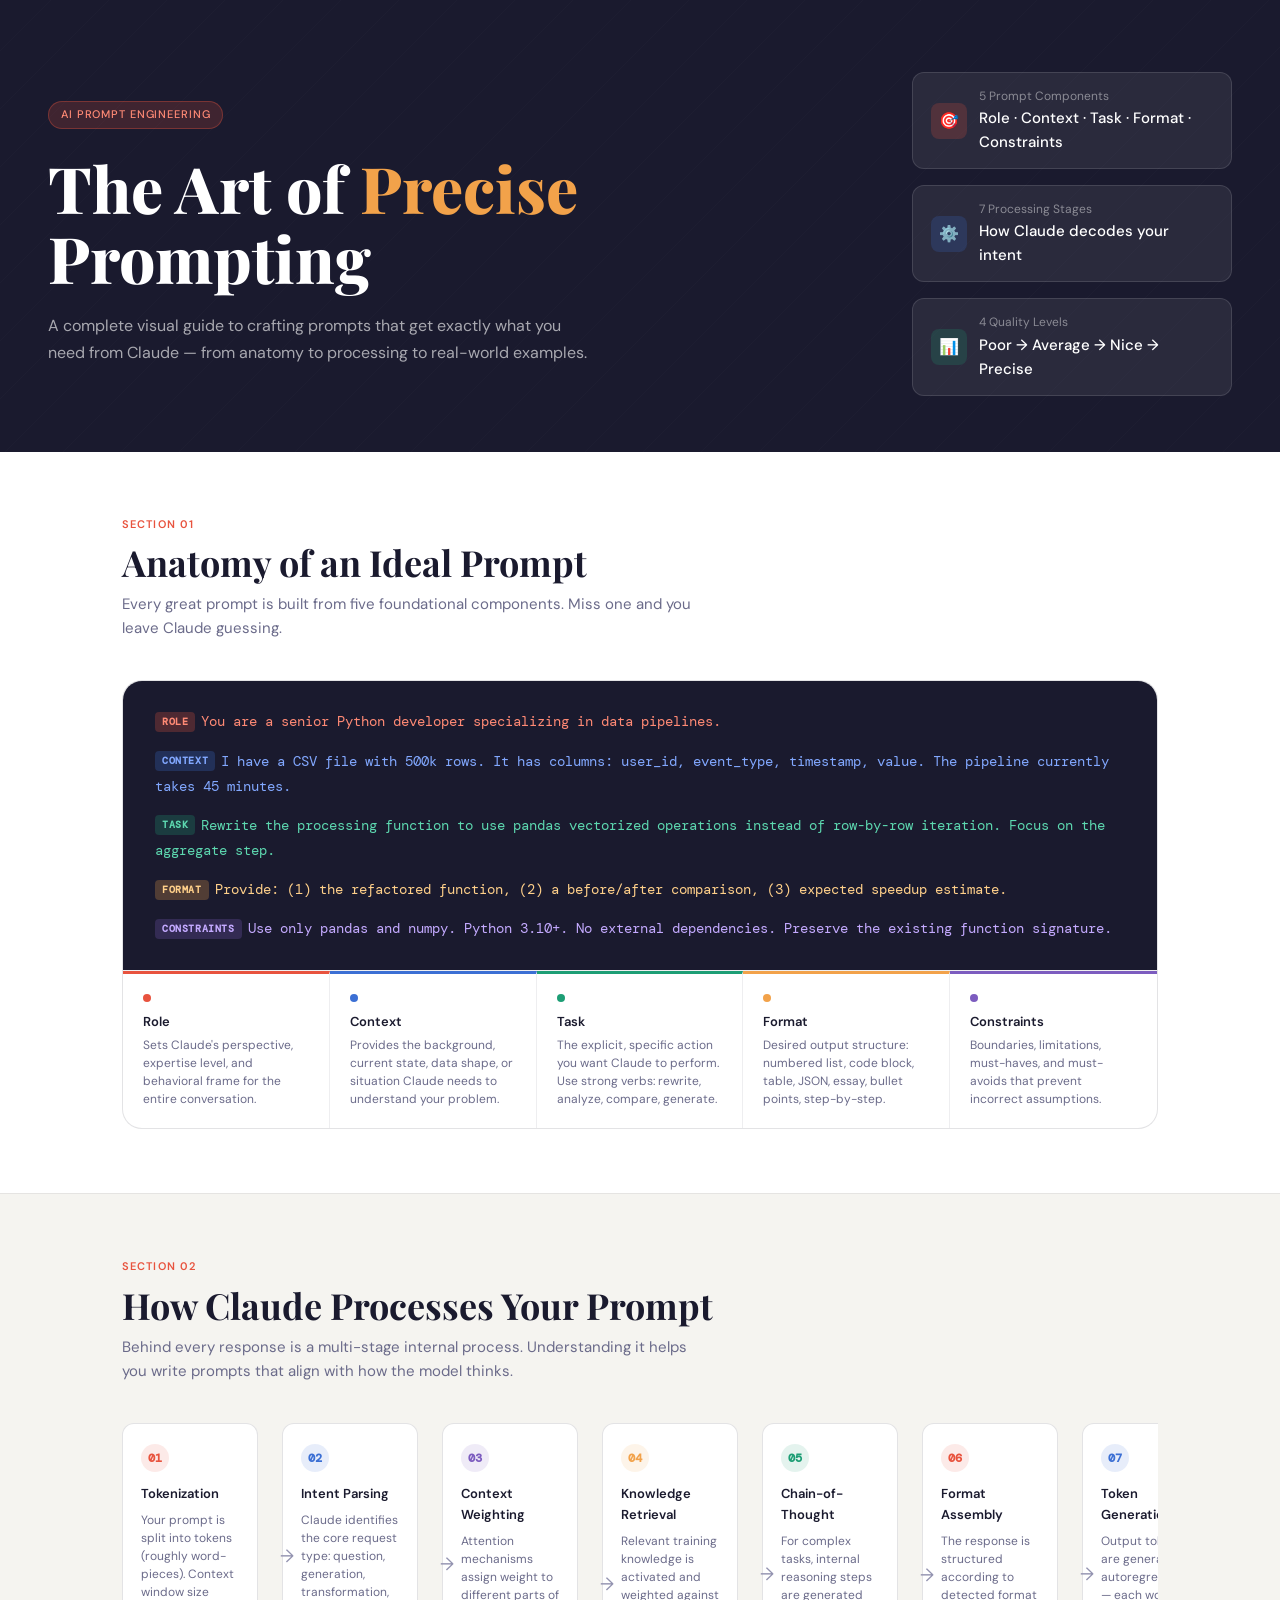
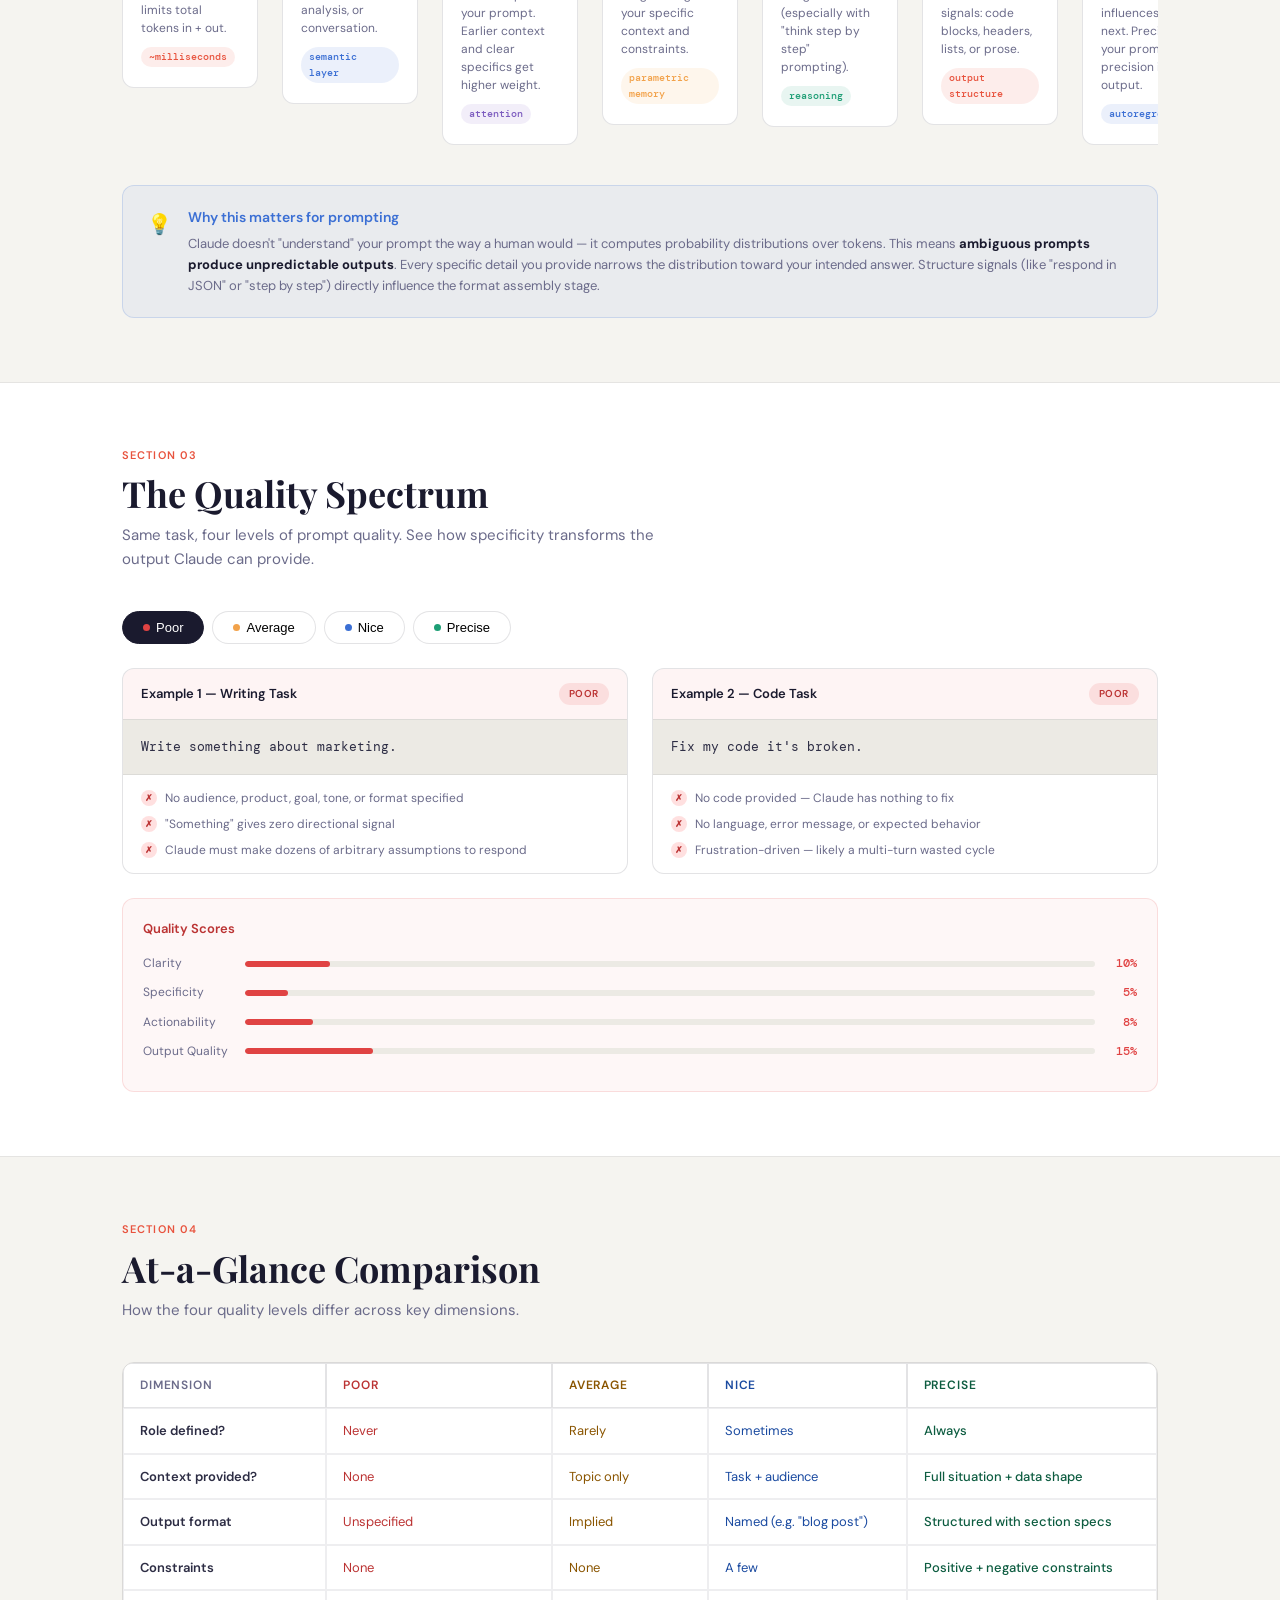
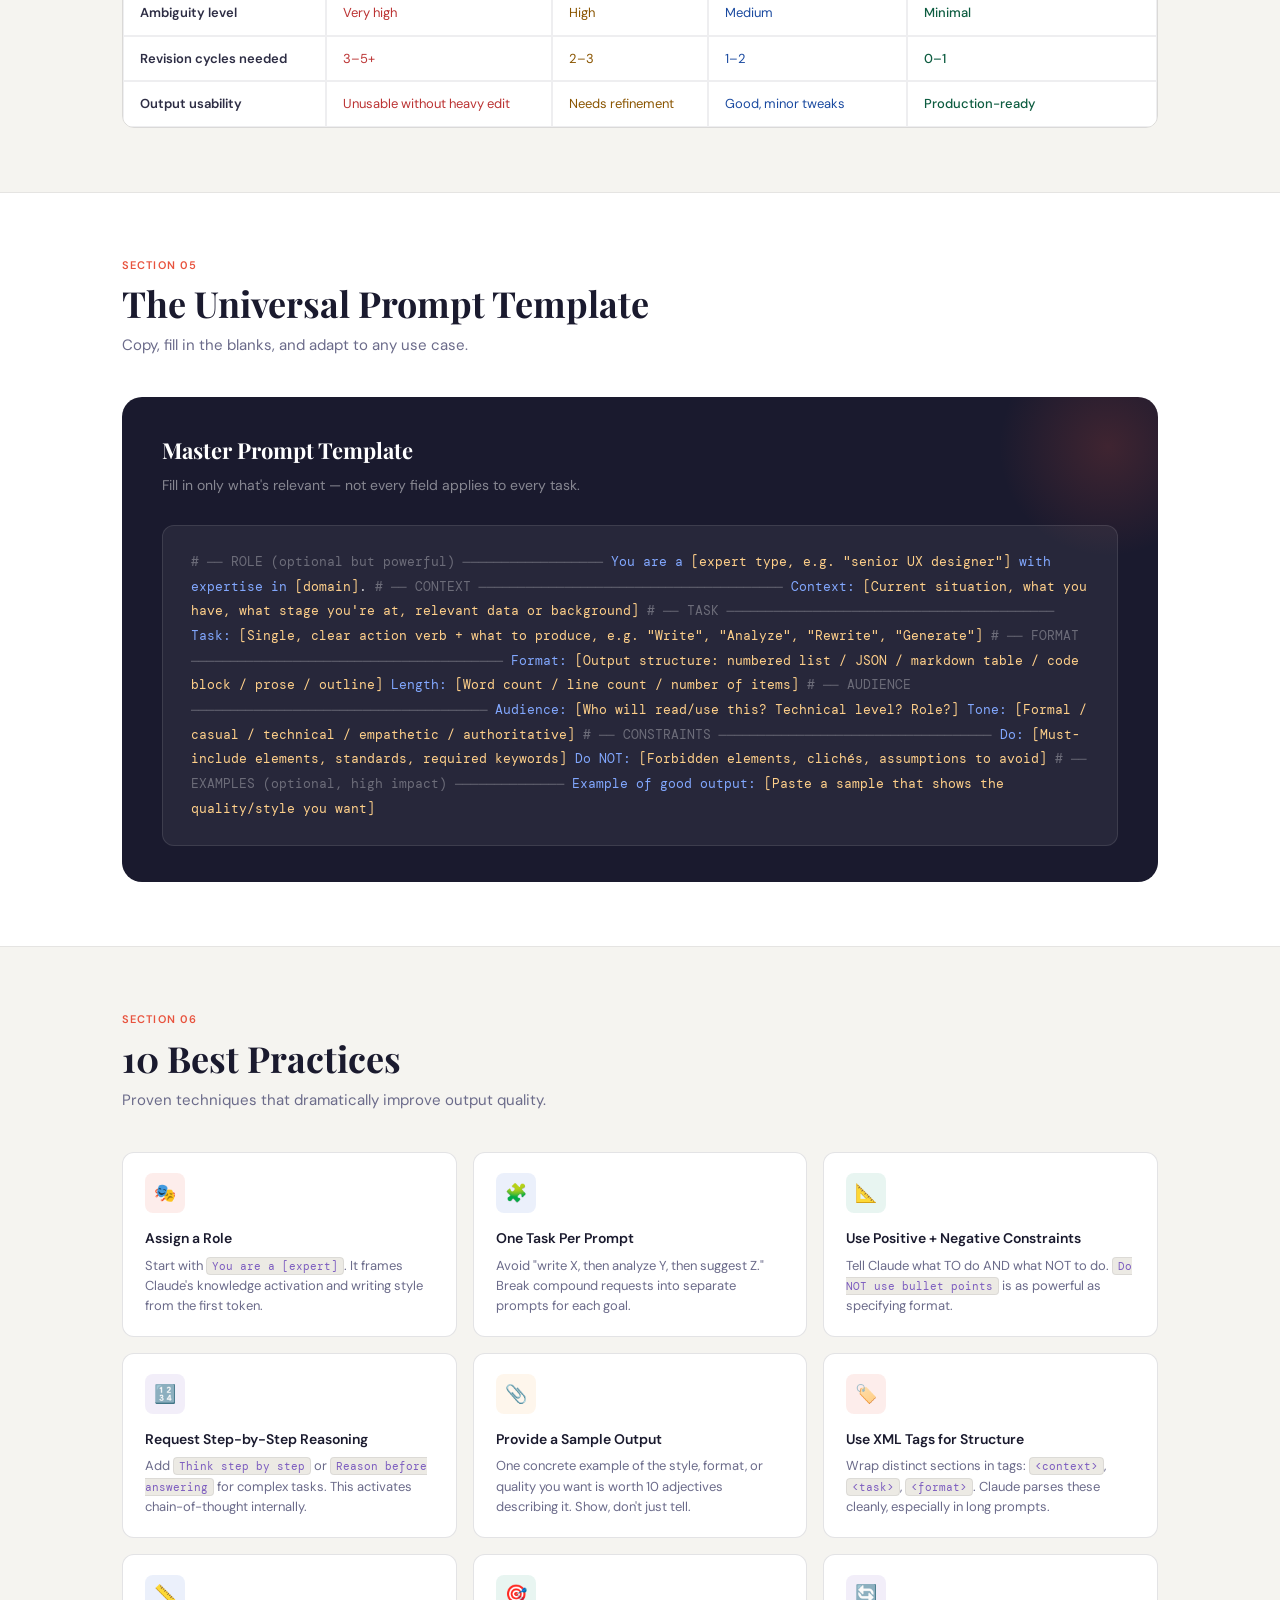
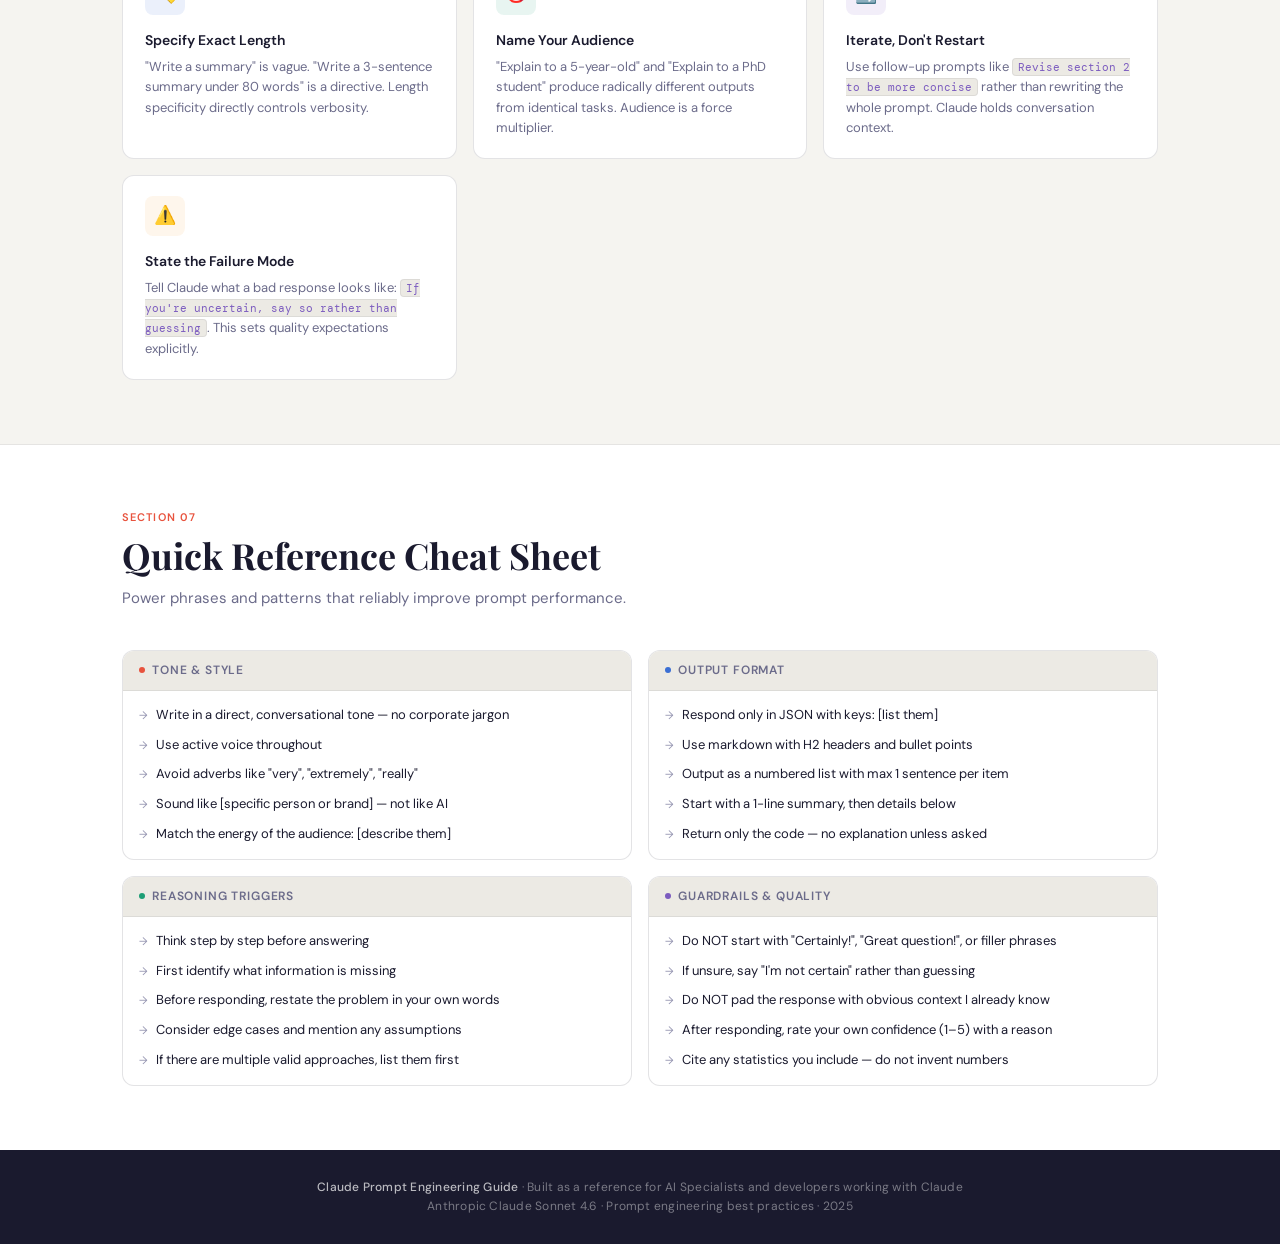
<file: prompt_engineering_guide.html>
<!DOCTYPE html>
<html lang="en">
<head>
<meta charset="UTF-8">
<meta name="viewport" content="width=device-width, initial-scale=1.0">
<title>Prompt Engineering Guide — Claude AI</title>
<link href="https://fonts.googleapis.com/css2?family=DM+Sans:wght@300;400;500;600&family=DM+Mono:wght@400;500&family=Playfair+Display:wght@700;800&display=swap" rel="stylesheet">
<style>
  *, *::before, *::after { box-sizing: border-box; margin: 0; padding: 0; }

  :root {
    --ink: #1a1a2e;
    --ink2: #2d2d44;
    --muted: #6b6b8a;
    --muted2: #9393b0;
    --bg: #f5f4f0;
    --bg2: #eceae4;
    --bg3: #ffffff;
    --accent: #e8533e;
    --accent2: #f2a24a;
    --blue: #3b6fd4;
    --teal: #1d9e75;
    --purple: #7c5cbf;
    --border: rgba(26,26,46,0.12);
    --border2: rgba(26,26,46,0.07);
    --r: 12px;
    --r2: 8px;
    --r3: 20px;
  }

  body {
    font-family: 'DM Sans', sans-serif;
    background: var(--bg);
    color: var(--ink);
    line-height: 1.6;
    font-size: 15px;
  }

  /* ── HERO ── */
  .hero {
    background: var(--ink);
    color: #fff;
    padding: 72px 48px 56px;
    position: relative;
    overflow: hidden;
  }
  .hero::before {
    content: '';
    position: absolute;
    inset: 0;
    background: repeating-linear-gradient(
      -45deg,
      transparent, transparent 40px,
      rgba(255,255,255,0.015) 40px, rgba(255,255,255,0.015) 41px
    );
  }
  .hero-tag {
    display: inline-flex;
    align-items: center;
    gap: 6px;
    background: rgba(232,83,62,0.18);
    border: 1px solid rgba(232,83,62,0.35);
    color: #ff8a75;
    font-size: 11px;
    font-weight: 500;
    letter-spacing: 0.08em;
    text-transform: uppercase;
    padding: 4px 12px;
    border-radius: 40px;
    margin-bottom: 24px;
  }
  .hero h1 {
    font-family: 'Playfair Display', serif;
    font-size: clamp(36px, 5vw, 64px);
    font-weight: 800;
    line-height: 1.1;
    max-width: 680px;
    margin-bottom: 18px;
  }
  .hero h1 span { color: var(--accent2); }
  .hero p {
    font-size: 16px;
    color: rgba(255,255,255,0.62);
    max-width: 540px;
    line-height: 1.7;
  }
  .hero-grid {
    display: grid;
    grid-template-columns: 1fr 320px;
    gap: 40px;
    align-items: center;
    position: relative;
    z-index: 1;
  }
  .hero-stats {
    display: flex;
    flex-direction: column;
    gap: 16px;
  }
  .stat-pill {
    background: rgba(255,255,255,0.07);
    border: 1px solid rgba(255,255,255,0.12);
    border-radius: var(--r);
    padding: 14px 18px;
    display: flex;
    align-items: center;
    gap: 12px;
  }
  .stat-icon {
    width: 36px; height: 36px;
    border-radius: 8px;
    display: flex; align-items: center; justify-content: center;
    font-size: 16px;
    flex-shrink: 0;
  }
  .stat-label { font-size: 12px; color: rgba(255,255,255,0.45); }
  .stat-val { font-size: 15px; font-weight: 500; color: #fff; }

  /* ── LAYOUT ── */
  .wrapper { max-width: 1100px; margin: 0 auto; padding: 0 32px; }
  .section { padding: 64px 0; }
  .section-label {
    font-size: 11px;
    font-weight: 600;
    letter-spacing: 0.1em;
    text-transform: uppercase;
    color: var(--accent);
    margin-bottom: 8px;
  }
  .section-title {
    font-family: 'Playfair Display', serif;
    font-size: clamp(24px, 3vw, 36px);
    font-weight: 700;
    margin-bottom: 8px;
    line-height: 1.2;
  }
  .section-sub {
    font-size: 15px;
    color: var(--muted);
    max-width: 580px;
    margin-bottom: 40px;
  }
  hr.divider {
    border: none;
    border-top: 1px solid var(--border2);
    margin: 0;
  }

  /* ── ANATOMY ── */
  .anatomy-wrap {
    background: var(--bg3);
    border: 1px solid var(--border);
    border-radius: var(--r3);
    overflow: hidden;
  }
  .anatomy-prompt {
    background: var(--ink);
    padding: 28px 32px;
    font-family: 'DM Mono', monospace;
    font-size: 14px;
    color: rgba(255,255,255,0.85);
    line-height: 1.8;
    position: relative;
  }
  .anatomy-prompt .label {
    display: inline-block;
    padding: 1px 7px;
    border-radius: 4px;
    font-size: 10px;
    font-weight: 600;
    letter-spacing: 0.06em;
    text-transform: uppercase;
    margin-right: 6px;
    vertical-align: middle;
    position: relative;
    top: -1px;
  }
  .lbl-role   { background: rgba(232,83,62,0.25); color: #ff8a75; }
  .lbl-ctx    { background: rgba(59,111,212,0.25); color: #82a8ff; }
  .lbl-task   { background: rgba(29,158,117,0.25); color: #5dd8b0; }
  .lbl-fmt    { background: rgba(242,162,74,0.25); color: #ffd08a; }
  .lbl-const  { background: rgba(124,92,191,0.25); color: #c4aaff; }

  .anatomy-parts {
    display: grid;
    grid-template-columns: repeat(5, 1fr);
    border-top: 1px solid var(--border2);
  }
  .anatomy-part {
    padding: 20px 20px;
    border-right: 1px solid var(--border2);
    cursor: pointer;
    transition: background 0.15s;
  }
  .anatomy-part:last-child { border-right: none; }
  .anatomy-part:hover { background: var(--bg2); }
  .part-dot {
    width: 8px; height: 8px;
    border-radius: 50%;
    margin-bottom: 10px;
  }
  .anatomy-part h4 { font-size: 13px; font-weight: 600; margin-bottom: 4px; }
  .anatomy-part p { font-size: 12px; color: var(--muted); line-height: 1.5; }

  /* ── PROCESS FLOW ── */
  .flow-container {
    display: flex;
    align-items: flex-start;
    gap: 0;
    overflow-x: auto;
    padding-bottom: 8px;
  }
  .flow-step {
    flex: 1;
    min-width: 160px;
    position: relative;
  }
  .flow-step::after {
    content: '→';
    position: absolute;
    right: -12px;
    top: 50%;
    transform: translateY(-50%);
    font-size: 18px;
    color: var(--muted2);
    z-index: 2;
  }
  .flow-step:last-child::after { display: none; }
  .flow-card {
    background: var(--bg3);
    border: 1px solid var(--border);
    border-radius: var(--r);
    padding: 20px 18px;
    margin-right: 24px;
    height: 100%;
    transition: box-shadow 0.2s, transform 0.2s;
    cursor: default;
  }
  .flow-card:hover {
    box-shadow: 0 4px 20px rgba(0,0,0,0.08);
    transform: translateY(-2px);
  }
  .flow-num {
    width: 28px; height: 28px;
    border-radius: 50%;
    display: flex; align-items: center; justify-content: center;
    font-size: 12px;
    font-weight: 600;
    margin-bottom: 12px;
    font-family: 'DM Mono', monospace;
  }
  .flow-card h4 { font-size: 13px; font-weight: 600; margin-bottom: 6px; }
  .flow-card p { font-size: 12px; color: var(--muted); line-height: 1.5; }
  .flow-tag {
    display: inline-block;
    margin-top: 10px;
    font-size: 10px;
    padding: 2px 8px;
    border-radius: 20px;
    font-weight: 500;
    font-family: 'DM Mono', monospace;
  }

  /* ── QUALITY SPECTRUM ── */
  .quality-tabs {
    display: flex;
    gap: 8px;
    margin-bottom: 24px;
    flex-wrap: wrap;
  }
  .qtab {
    padding: 8px 20px;
    border-radius: 40px;
    border: 1px solid var(--border);
    background: var(--bg3);
    font-size: 13px;
    font-weight: 500;
    cursor: pointer;
    transition: all 0.15s;
    display: flex;
    align-items: center;
    gap: 6px;
  }
  .qtab:hover { border-color: var(--ink); }
  .qtab.active { background: var(--ink); color: #fff; border-color: var(--ink); }
  .qtab .dot { width: 7px; height: 7px; border-radius: 50%; }

  .quality-panel { display: none; }
  .quality-panel.active { display: grid; grid-template-columns: 1fr 1fr; gap: 24px; }

  .qcard {
    background: var(--bg3);
    border-radius: var(--r);
    overflow: hidden;
    border: 1px solid var(--border);
  }
  .qcard-head {
    padding: 14px 18px;
    display: flex;
    align-items: center;
    justify-content: space-between;
  }
  .qcard-title { font-size: 13px; font-weight: 600; }
  .qcard-badge {
    font-size: 10px;
    font-weight: 600;
    letter-spacing: 0.06em;
    text-transform: uppercase;
    padding: 3px 10px;
    border-radius: 20px;
  }
  .qcard-prompt {
    padding: 16px 18px;
    background: var(--bg2);
    font-family: 'DM Mono', monospace;
    font-size: 13px;
    line-height: 1.7;
    color: var(--ink2);
    border-top: 1px solid var(--border2);
    border-bottom: 1px solid var(--border2);
    white-space: pre-wrap;
  }
  .qcard-issues { padding: 14px 18px; }
  .issue-item {
    display: flex;
    align-items: flex-start;
    gap: 8px;
    font-size: 12px;
    color: var(--muted);
    margin-bottom: 8px;
    line-height: 1.5;
  }
  .issue-item:last-child { margin-bottom: 0; }
  .issue-icon { flex-shrink: 0; width: 16px; height: 16px; border-radius: 50%; display: flex; align-items: center; justify-content: center; font-size: 9px; font-weight: 700; margin-top: 1px; }

  /* quality colors */
  .q-poor  .qcard-head { background: rgba(224,67,67,0.06); }
  .q-poor  .qcard-badge { background: rgba(224,67,67,0.12); color: #b33; }
  .q-avg   .qcard-head { background: rgba(242,162,74,0.06); }
  .q-avg   .qcard-badge { background: rgba(242,162,74,0.15); color: #8a5500; }
  .q-nice  .qcard-head { background: rgba(59,111,212,0.06); }
  .q-nice  .qcard-badge { background: rgba(59,111,212,0.12); color: #1a4aa0; }
  .q-prec  .qcard-head { background: rgba(29,158,117,0.06); }
  .q-prec  .qcard-badge { background: rgba(29,158,117,0.12); color: #0d5c40; }

  /* ── COMPARISON TABLE ── */
  .comp-table { width: 100%; border-collapse: separate; border-spacing: 0; }
  .comp-table thead th {
    background: var(--bg3);
    border: 1px solid var(--border);
    padding: 12px 16px;
    font-size: 12px;
    font-weight: 600;
    text-align: left;
    color: var(--muted);
    text-transform: uppercase;
    letter-spacing: 0.07em;
  }
  .comp-table thead th:first-child { border-radius: var(--r2) 0 0 0; }
  .comp-table thead th:last-child { border-radius: 0 var(--r2) 0 0; }
  .comp-table tbody td {
    background: var(--bg3);
    border: 1px solid var(--border2);
    padding: 12px 16px;
    font-size: 13px;
    vertical-align: top;
    line-height: 1.5;
  }
  .comp-table tbody td:first-child { font-weight: 600; color: var(--ink2); }
  .cell-poor  { color: #b33; }
  .cell-avg   { color: #8a5500; }
  .cell-nice  { color: #1a4aa0; }
  .cell-prec  { color: #0d5c40; font-weight: 500; }

  /* ── BEST PRACTICES ── */
  .practices-grid {
    display: grid;
    grid-template-columns: repeat(auto-fill, minmax(260px, 1fr));
    gap: 16px;
  }
  .practice-card {
    background: var(--bg3);
    border: 1px solid var(--border);
    border-radius: var(--r);
    padding: 20px 22px;
    transition: box-shadow 0.2s;
  }
  .practice-card:hover { box-shadow: 0 3px 16px rgba(0,0,0,0.07); }
  .practice-icon {
    width: 40px; height: 40px;
    border-radius: var(--r2);
    display: flex; align-items: center; justify-content: center;
    font-size: 18px;
    margin-bottom: 14px;
  }
  .practice-card h4 { font-size: 14px; font-weight: 600; margin-bottom: 6px; }
  .practice-card p  { font-size: 13px; color: var(--muted); line-height: 1.55; }
  .practice-card code {
    background: var(--bg2);
    border: 1px solid var(--border2);
    border-radius: 4px;
    padding: 1px 5px;
    font-family: 'DM Mono', monospace;
    font-size: 11px;
    color: var(--purple);
  }

  /* ── TEMPLATE ── */
  .template-block {
    background: var(--ink);
    border-radius: var(--r3);
    padding: 36px 40px;
    position: relative;
    overflow: hidden;
  }
  .template-block::before {
    content: '';
    position: absolute;
    top: -60px; right: -60px;
    width: 220px; height: 220px;
    background: radial-gradient(circle, rgba(232,83,62,0.18) 0%, transparent 70%);
    pointer-events: none;
  }
  .template-block h3 {
    font-family: 'Playfair Display', serif;
    font-size: 22px;
    font-weight: 700;
    color: #fff;
    margin-bottom: 6px;
  }
  .template-block .sub { color: rgba(255,255,255,0.48); font-size: 14px; margin-bottom: 28px; }
  .template-code {
    background: rgba(255,255,255,0.06);
    border: 1px solid rgba(255,255,255,0.1);
    border-radius: var(--r);
    padding: 24px 28px;
    font-family: 'DM Mono', monospace;
    font-size: 13px;
    line-height: 1.9;
    color: rgba(255,255,255,0.82);
    position: relative;
    z-index: 1;
  }
  .tpl-comment { color: rgba(255,255,255,0.32); }
  .tpl-key { color: #82a8ff; }
  .tpl-val { color: #ffd08a; }
  .tpl-bracket { color: rgba(255,255,255,0.5); }

  /* ── CHEAT SHEET ── */
  .cheat-grid {
    display: grid;
    grid-template-columns: repeat(2, 1fr);
    gap: 16px;
  }
  .cheat-card {
    background: var(--bg3);
    border: 1px solid var(--border);
    border-radius: var(--r);
    overflow: hidden;
  }
  .cheat-head {
    background: var(--bg2);
    padding: 10px 16px;
    font-size: 12px;
    font-weight: 600;
    text-transform: uppercase;
    letter-spacing: 0.07em;
    color: var(--muted);
    border-bottom: 1px solid var(--border2);
    display: flex;
    align-items: center;
    gap: 7px;
  }
  .cheat-head-dot { width: 6px; height: 6px; border-radius: 50%; flex-shrink: 0; }
  .cheat-list { padding: 14px 16px; }
  .cheat-item {
    display: flex;
    align-items: baseline;
    gap: 8px;
    font-size: 13px;
    margin-bottom: 9px;
    line-height: 1.5;
  }
  .cheat-item:last-child { margin-bottom: 0; }
  .cheat-item::before {
    content: '→';
    color: var(--muted2);
    font-size: 11px;
    flex-shrink: 0;
    line-height: 1.8;
  }

  /* ── FOOTER ── */
  .footer {
    background: var(--ink);
    color: rgba(255,255,255,0.42);
    text-align: center;
    padding: 28px 32px;
    font-size: 12px;
    letter-spacing: 0.02em;
  }
  .footer strong { color: rgba(255,255,255,0.7); font-weight: 500; }

  /* ── SCORE BAR ── */
  .score-row { display: flex; align-items: center; gap: 12px; margin-bottom: 10px; font-size: 12px; }
  .score-label { width: 90px; color: var(--muted); flex-shrink: 0; }
  .score-track { flex: 1; height: 6px; background: var(--bg2); border-radius: 6px; overflow: hidden; }
  .score-fill  { height: 100%; border-radius: 6px; transition: width 0.5s ease; }
  .score-val   { width: 30px; text-align: right; font-family: 'DM Mono', monospace; font-weight: 500; font-size: 12px; }

  @media (max-width: 768px) {
    .hero-grid { grid-template-columns: 1fr; }
    .hero-stats { display: none; }
    .anatomy-parts { grid-template-columns: repeat(3, 1fr); }
    .quality-panel.active { grid-template-columns: 1fr; }
    .cheat-grid { grid-template-columns: 1fr; }
    .flow-container { gap: 8px; }
    .wrapper { padding: 0 20px; }
    .hero { padding: 48px 20px 40px; }
  }
</style>
</head>
<body>

<!-- ═══ HERO ═══ -->
<header class="hero">
  <div class="hero-grid">
    <div>
      <div class="hero-tag">AI Prompt Engineering</div>
      <h1>The Art of <span>Precise</span> Prompting</h1>
      <p>A complete visual guide to crafting prompts that get exactly what you need from Claude — from anatomy to processing to real-world examples.</p>
    </div>
    <div class="hero-stats">
      <div class="stat-pill">
        <div class="stat-icon" style="background:rgba(232,83,62,0.2);">🎯</div>
        <div>
          <div class="stat-label">5 Prompt Components</div>
          <div class="stat-val">Role · Context · Task · Format · Constraints</div>
        </div>
      </div>
      <div class="stat-pill">
        <div class="stat-icon" style="background:rgba(59,111,212,0.2);">⚙️</div>
        <div>
          <div class="stat-label">7 Processing Stages</div>
          <div class="stat-val">How Claude decodes your intent</div>
        </div>
      </div>
      <div class="stat-pill">
        <div class="stat-icon" style="background:rgba(29,158,117,0.2);">📊</div>
        <div>
          <div class="stat-label">4 Quality Levels</div>
          <div class="stat-val">Poor → Average → Nice → Precise</div>
        </div>
      </div>
    </div>
  </div>
</header>

<!-- ═══ ANATOMY ═══ -->
<section class="section" style="background: var(--bg3); padding-top: 64px;">
  <div class="wrapper">
    <div class="section-label">Section 01</div>
    <div class="section-title">Anatomy of an Ideal Prompt</div>
    <p class="section-sub">Every great prompt is built from five foundational components. Miss one and you leave Claude guessing.</p>

    <div class="anatomy-wrap">
      <div class="anatomy-prompt">
        <div style="margin-bottom: 14px;"><span class="label lbl-role">ROLE</span><span style="color:#ff8a75;">You are a senior Python developer specializing in data pipelines.</span></div>
        <div style="margin-bottom: 14px;"><span class="label lbl-ctx">CONTEXT</span><span style="color:#82a8ff;">I have a CSV file with 500k rows. It has columns: user_id, event_type, timestamp, value. The pipeline currently takes 45 minutes.</span></div>
        <div style="margin-bottom: 14px;"><span class="label lbl-task">TASK</span><span style="color:#5dd8b0;">Rewrite the processing function to use pandas vectorized operations instead of row-by-row iteration. Focus on the aggregate step.</span></div>
        <div style="margin-bottom: 14px;"><span class="label lbl-fmt">FORMAT</span><span style="color:#ffd08a;">Provide: (1) the refactored function, (2) a before/after comparison, (3) expected speedup estimate.</span></div>
        <div><span class="label lbl-const">CONSTRAINTS</span><span style="color:#c4aaff;">Use only pandas and numpy. Python 3.10+. No external dependencies. Preserve the existing function signature.</span></div>
      </div>
      <div class="anatomy-parts">
        <div class="anatomy-part" style="border-top: 3px solid #e8533e;">
          <div class="part-dot" style="background:#e8533e;"></div>
          <h4>Role</h4>
          <p>Sets Claude's perspective, expertise level, and behavioral frame for the entire conversation.</p>
        </div>
        <div class="anatomy-part" style="border-top: 3px solid #3b6fd4;">
          <div class="part-dot" style="background:#3b6fd4;"></div>
          <h4>Context</h4>
          <p>Provides the background, current state, data shape, or situation Claude needs to understand your problem.</p>
        </div>
        <div class="anatomy-part" style="border-top: 3px solid #1d9e75;">
          <div class="part-dot" style="background:#1d9e75;"></div>
          <h4>Task</h4>
          <p>The explicit, specific action you want Claude to perform. Use strong verbs: rewrite, analyze, compare, generate.</p>
        </div>
        <div class="anatomy-part" style="border-top: 3px solid #f2a24a;">
          <div class="part-dot" style="background:#f2a24a;"></div>
          <h4>Format</h4>
          <p>Desired output structure: numbered list, code block, table, JSON, essay, bullet points, step-by-step.</p>
        </div>
        <div class="anatomy-part" style="border-top: 3px solid #7c5cbf;">
          <div class="part-dot" style="background:#7c5cbf;"></div>
          <h4>Constraints</h4>
          <p>Boundaries, limitations, must-haves, and must-avoids that prevent incorrect assumptions.</p>
        </div>
      </div>
    </div>
  </div>
</section>

<hr class="divider">

<!-- ═══ PROCESSING FLOW ═══ -->
<section class="section">
  <div class="wrapper">
    <div class="section-label">Section 02</div>
    <div class="section-title">How Claude Processes Your Prompt</div>
    <p class="section-sub">Behind every response is a multi-stage internal process. Understanding it helps you write prompts that align with how the model thinks.</p>

    <div class="flow-container">

      <div class="flow-step">
        <div class="flow-card">
          <div class="flow-num" style="background:rgba(232,83,62,0.12); color:var(--accent);">01</div>
          <h4>Tokenization</h4>
          <p>Your prompt is split into tokens (roughly word-pieces). Context window size limits total tokens in + out.</p>
          <span class="flow-tag" style="background:rgba(232,83,62,0.1); color:var(--accent);">~milliseconds</span>
        </div>
      </div>

      <div class="flow-step">
        <div class="flow-card">
          <div class="flow-num" style="background:rgba(59,111,212,0.12); color:var(--blue);">02</div>
          <h4>Intent Parsing</h4>
          <p>Claude identifies the core request type: question, generation, transformation, analysis, or conversation.</p>
          <span class="flow-tag" style="background:rgba(59,111,212,0.1); color:var(--blue);">semantic layer</span>
        </div>
      </div>

      <div class="flow-step">
        <div class="flow-card">
          <div class="flow-num" style="background:rgba(124,92,191,0.12); color:var(--purple);">03</div>
          <h4>Context Weighting</h4>
          <p>Attention mechanisms assign weight to different parts of your prompt. Earlier context and clear specifics get higher weight.</p>
          <span class="flow-tag" style="background:rgba(124,92,191,0.1); color:var(--purple);">attention</span>
        </div>
      </div>

      <div class="flow-step">
        <div class="flow-card">
          <div class="flow-num" style="background:rgba(242,162,74,0.12); color:var(--accent2);">04</div>
          <h4>Knowledge Retrieval</h4>
          <p>Relevant training knowledge is activated and weighted against your specific context and constraints.</p>
          <span class="flow-tag" style="background:rgba(242,162,74,0.1); color:var(--accent2);">parametric memory</span>
        </div>
      </div>

      <div class="flow-step">
        <div class="flow-card">
          <div class="flow-num" style="background:rgba(29,158,117,0.12); color:var(--teal);">05</div>
          <h4>Chain-of-Thought</h4>
          <p>For complex tasks, internal reasoning steps are generated (especially with "think step by step" prompting).</p>
          <span class="flow-tag" style="background:rgba(29,158,117,0.1); color:var(--teal);">reasoning</span>
        </div>
      </div>

      <div class="flow-step">
        <div class="flow-card">
          <div class="flow-num" style="background:rgba(232,83,62,0.12); color:var(--accent);">06</div>
          <h4>Format Assembly</h4>
          <p>The response is structured according to detected format signals: code blocks, headers, lists, or prose.</p>
          <span class="flow-tag" style="background:rgba(232,83,62,0.1); color:var(--accent);">output structure</span>
        </div>
      </div>

      <div class="flow-step">
        <div class="flow-card">
          <div class="flow-num" style="background:rgba(59,111,212,0.12); color:var(--blue);">07</div>
          <h4>Token Generation</h4>
          <p>Output tokens are generated autoregressively — each word influences the next. Precision in your prompt = precision in output.</p>
          <span class="flow-tag" style="background:rgba(59,111,212,0.1); color:var(--blue);">autoregressive</span>
        </div>
      </div>

    </div>

    <!-- Insight box -->
    <div style="margin-top:32px; background:rgba(59,111,212,0.06); border:1px solid rgba(59,111,212,0.18); border-radius:var(--r); padding:20px 24px; display:flex; gap:16px;">
      <div style="font-size:20px; flex-shrink:0; margin-top:2px;">💡</div>
      <div>
        <div style="font-weight:600; font-size:14px; margin-bottom:6px; color:var(--blue);">Why this matters for prompting</div>
        <p style="font-size:13px; color:var(--muted); line-height:1.6;">Claude doesn't "understand" your prompt the way a human would — it computes probability distributions over tokens. This means <strong style="color:var(--ink);">ambiguous prompts produce unpredictable outputs</strong>. Every specific detail you provide narrows the distribution toward your intended answer. Structure signals (like "respond in JSON" or "step by step") directly influence the format assembly stage.</p>
      </div>
    </div>
  </div>
</section>

<hr class="divider">

<!-- ═══ QUALITY SPECTRUM ═══ -->
<section class="section" style="background:var(--bg3);">
  <div class="wrapper">
    <div class="section-label">Section 03</div>
    <div class="section-title">The Quality Spectrum</div>
    <p class="section-sub">Same task, four levels of prompt quality. See how specificity transforms the output Claude can provide.</p>

    <!-- Tabs -->
    <div class="quality-tabs">
      <button class="qtab active" onclick="switchTab('poor', this)">
        <span class="dot" style="background:#e04343;"></span> Poor
      </button>
      <button class="qtab" onclick="switchTab('avg', this)">
        <span class="dot" style="background:#f2a24a;"></span> Average
      </button>
      <button class="qtab" onclick="switchTab('nice', this)">
        <span class="dot" style="background:#3b6fd4;"></span> Nice
      </button>
      <button class="qtab" onclick="switchTab('prec', this)">
        <span class="dot" style="background:#1d9e75;"></span> Precise
      </button>
    </div>

    <!-- POOR -->
    <div class="quality-panel active" id="panel-poor">
      <div class="qcard q-poor">
        <div class="qcard-head">
          <div class="qcard-title">Example 1 — Writing Task</div>
          <div class="qcard-badge">Poor</div>
        </div>
        <div class="qcard-prompt">Write something about marketing.</div>
        <div class="qcard-issues">
          <div class="issue-item">
            <div class="issue-icon" style="background:#ffe0e0; color:#b33;">✗</div>
            No audience, product, goal, tone, or format specified
          </div>
          <div class="issue-item">
            <div class="issue-icon" style="background:#ffe0e0; color:#b33;">✗</div>
            "Something" gives zero directional signal
          </div>
          <div class="issue-item">
            <div class="issue-icon" style="background:#ffe0e0; color:#b33;">✗</div>
            Claude must make dozens of arbitrary assumptions to respond
          </div>
        </div>
      </div>
      <div class="qcard q-poor">
        <div class="qcard-head">
          <div class="qcard-title">Example 2 — Code Task</div>
          <div class="qcard-badge">Poor</div>
        </div>
        <div class="qcard-prompt">Fix my code it's broken.</div>
        <div class="qcard-issues">
          <div class="issue-item">
            <div class="issue-icon" style="background:#ffe0e0; color:#b33;">✗</div>
            No code provided — Claude has nothing to fix
          </div>
          <div class="issue-item">
            <div class="issue-icon" style="background:#ffe0e0; color:#b33;">✗</div>
            No language, error message, or expected behavior
          </div>
          <div class="issue-item">
            <div class="issue-icon" style="background:#ffe0e0; color:#b33;">✗</div>
            Frustration-driven — likely a multi-turn wasted cycle
          </div>
        </div>
      </div>
      <!-- Score bars -->
      <div style="grid-column: 1 / -1; padding: 20px; background: rgba(224,67,67,0.04); border: 1px solid rgba(224,67,67,0.15); border-radius: var(--r);">
        <div style="font-size:13px; font-weight:600; margin-bottom:14px; color:#b33;">Quality Scores</div>
        <div class="score-row"><span class="score-label">Clarity</span><div class="score-track"><div class="score-fill" style="width:10%; background:#e04343;"></div></div><span class="score-val" style="color:#e04343;">10%</span></div>
        <div class="score-row"><span class="score-label">Specificity</span><div class="score-track"><div class="score-fill" style="width:5%; background:#e04343;"></div></div><span class="score-val" style="color:#e04343;">5%</span></div>
        <div class="score-row"><span class="score-label">Actionability</span><div class="score-track"><div class="score-fill" style="width:8%; background:#e04343;"></div></div><span class="score-val" style="color:#e04343;">8%</span></div>
        <div class="score-row"><span class="score-label">Output Quality</span><div class="score-track"><div class="score-fill" style="width:15%; background:#e04343;"></div></div><span class="score-val" style="color:#e04343;">15%</span></div>
      </div>
    </div>

    <!-- AVERAGE -->
    <div class="quality-panel" id="panel-avg">
      <div class="qcard q-avg">
        <div class="qcard-head">
          <div class="qcard-title">Example 1 — Writing Task</div>
          <div class="qcard-badge">Average</div>
        </div>
        <div class="qcard-prompt">Write a blog post about marketing strategies for small businesses.</div>
        <div class="qcard-issues">
          <div class="issue-item">
            <div class="issue-icon" style="background:#fff3e0; color:#8a5500;">~</div>
            Has a topic but still too broad — which industry? what stage?
          </div>
          <div class="issue-item">
            <div class="issue-icon" style="background:#fff3e0; color:#8a5500;">~</div>
            No word count, tone, SEO requirements, or audience persona
          </div>
          <div class="issue-item">
            <div class="issue-icon" style="background:#fff3e0; color:#8a5500;">✓</div>
            Better than nothing — Claude can produce something usable
          </div>
        </div>
      </div>
      <div class="qcard q-avg">
        <div class="qcard-head">
          <div class="qcard-title">Example 2 — Code Task</div>
          <div class="qcard-badge">Average</div>
        </div>
        <div class="qcard-prompt">Write a Python function to sort a list of dictionaries by a key.</div>
        <div class="qcard-issues">
          <div class="issue-item">
            <div class="issue-icon" style="background:#fff3e0; color:#8a5500;">~</div>
            Specifies language and task — good start
          </div>
          <div class="issue-item">
            <div class="issue-icon" style="background:#fff3e0; color:#8a5500;">~</div>
            Missing: ascending/descending, error handling, key types
          </div>
          <div class="issue-item">
            <div class="issue-icon" style="background:#fff3e0; color:#8a5500;">~</div>
            Will work but may not match actual use case
          </div>
        </div>
      </div>
      <div style="grid-column: 1 / -1; padding: 20px; background: rgba(242,162,74,0.04); border: 1px solid rgba(242,162,74,0.2); border-radius: var(--r);">
        <div style="font-size:13px; font-weight:600; margin-bottom:14px; color:#8a5500;">Quality Scores</div>
        <div class="score-row"><span class="score-label">Clarity</span><div class="score-track"><div class="score-fill" style="width:48%; background:#f2a24a;"></div></div><span class="score-val" style="color:#f2a24a;">48%</span></div>
        <div class="score-row"><span class="score-label">Specificity</span><div class="score-track"><div class="score-fill" style="width:40%; background:#f2a24a;"></div></div><span class="score-val" style="color:#f2a24a;">40%</span></div>
        <div class="score-row"><span class="score-label">Actionability</span><div class="score-track"><div class="score-fill" style="width:55%; background:#f2a24a;"></div></div><span class="score-val" style="color:#f2a24a;">55%</span></div>
        <div class="score-row"><span class="score-label">Output Quality</span><div class="score-track"><div class="score-fill" style="width:50%; background:#f2a24a;"></div></div><span class="score-val" style="color:#f2a24a;">50%</span></div>
      </div>
    </div>

    <!-- NICE -->
    <div class="quality-panel" id="panel-nice">
      <div class="qcard q-nice">
        <div class="qcard-head">
          <div class="qcard-title">Example 1 — Writing Task</div>
          <div class="qcard-badge">Nice</div>
        </div>
        <div class="qcard-prompt">Write a 600-word blog post about email marketing strategies for e-commerce stores. The audience is founders with under 2 years experience. Use a practical, non-jargon tone. Include 3 actionable tips.</div>
        <div class="qcard-issues">
          <div class="issue-item">
            <div class="issue-icon" style="background:#e5eeff; color:#1a4aa0;">✓</div>
            Specific length, industry, and audience defined
          </div>
          <div class="issue-item">
            <div class="issue-icon" style="background:#e5eeff; color:#1a4aa0;">✓</div>
            Tone and structure clearly requested
          </div>
          <div class="issue-item">
            <div class="issue-icon" style="background:#e5eeff; color:#1a4aa0;">~</div>
            Missing: SEO keywords, CTA goal, brand voice notes
          </div>
        </div>
      </div>
      <div class="qcard q-nice">
        <div class="qcard-head">
          <div class="qcard-title">Example 2 — Code Task</div>
          <div class="qcard-badge">Nice</div>
        </div>
        <div class="qcard-prompt">Write a Python function that sorts a list of dicts by a specified key. Support both ascending and descending order. Include error handling for missing keys. Add a docstring.</div>
        <div class="qcard-issues">
          <div class="issue-item">
            <div class="issue-icon" style="background:#e5eeff; color:#1a4aa0;">✓</div>
            Sort direction, error handling, and docs requested
          </div>
          <div class="issue-item">
            <div class="issue-icon" style="background:#e5eeff; color:#1a4aa0;">✓</div>
            Will produce production-quality code
          </div>
          <div class="issue-item">
            <div class="issue-icon" style="background:#e5eeff; color:#1a4aa0;">~</div>
            Could add: Python version, type hints, unit test expectation
          </div>
        </div>
      </div>
      <div style="grid-column: 1 / -1; padding: 20px; background: rgba(59,111,212,0.04); border: 1px solid rgba(59,111,212,0.18); border-radius: var(--r);">
        <div style="font-size:13px; font-weight:600; margin-bottom:14px; color:#1a4aa0;">Quality Scores</div>
        <div class="score-row"><span class="score-label">Clarity</span><div class="score-track"><div class="score-fill" style="width:78%; background:#3b6fd4;"></div></div><span class="score-val" style="color:#3b6fd4;">78%</span></div>
        <div class="score-row"><span class="score-label">Specificity</span><div class="score-track"><div class="score-fill" style="width:74%; background:#3b6fd4;"></div></div><span class="score-val" style="color:#3b6fd4;">74%</span></div>
        <div class="score-row"><span class="score-label">Actionability</span><div class="score-track"><div class="score-fill" style="width:82%; background:#3b6fd4;"></div></div><span class="score-val" style="color:#3b6fd4;">82%</span></div>
        <div class="score-row"><span class="score-label">Output Quality</span><div class="score-track"><div class="score-fill" style="width:80%; background:#3b6fd4;"></div></div><span class="score-val" style="color:#3b6fd4;">80%</span></div>
      </div>
    </div>

    <!-- PRECISE -->
    <div class="quality-panel" id="panel-prec">
      <div class="qcard q-prec">
        <div class="qcard-head">
          <div class="qcard-title">Example 1 — Writing Task</div>
          <div class="qcard-badge">Precise</div>
        </div>
        <div class="qcard-prompt">You are a content strategist for a Shopify email agency.

Write a 600-word blog post about email marketing for DTC e-commerce stores.

Target reader: Founders of fashion/apparel brands, 0–2 years in business, $0–50k MRR.

Tone: Direct, conversational, no jargon. Avoid buzzwords like "leverage" or "synergy".

Structure:
- Hook (2 sentences)
- Problem framing (1 paragraph)
- 3 actionable strategies (subheadings + 80 words each)
- CTA to book a free audit

Do NOT use statistics you can't verify. Do NOT write a generic intro paragraph.</div>
        <div class="qcard-issues">
          <div class="issue-item">
            <div class="issue-icon" style="background:#d4f4eb; color:#0d5c40;">✓</div>
            Role, audience persona, tone rules, and forbidden patterns all specified
          </div>
          <div class="issue-item">
            <div class="issue-icon" style="background:#d4f4eb; color:#0d5c40;">✓</div>
            Exact structure with per-section word counts
          </div>
          <div class="issue-item">
            <div class="issue-icon" style="background:#d4f4eb; color:#0d5c40;">✓</div>
            Negative constraints eliminate common failure modes
          </div>
        </div>
      </div>
      <div class="qcard q-prec">
        <div class="qcard-head">
          <div class="qcard-title">Example 2 — Code Task</div>
          <div class="qcard-badge">Precise</div>
        </div>
        <div class="qcard-prompt">You are a senior Python engineer. Python 3.11+.

Write a function `sort_dicts(data, key, reverse=False)` that:
1. Sorts a list of dicts by `key`, ascending by default
2. Raises KeyError with message "Key '{key}' not found in all items" if any dict lacks the key
3. Returns an empty list if input is empty (don't raise)
4. Includes Google-style docstring with Args, Returns, Raises, and Example sections
5. Uses type hints: `list[dict]` input, `str` key, `bool` reverse, returns `list[dict]`

Do NOT use lambda — use operator.itemgetter for readability.
Add a `# Example usage:` block at the bottom (not in a test file).</div>
        <div class="qcard-issues">
          <div class="issue-item">
            <div class="issue-icon" style="background:#d4f4eb; color:#0d5c40;">✓</div>
            Exact function signature, edge cases, and error messages defined
          </div>
          <div class="issue-item">
            <div class="issue-icon" style="background:#d4f4eb; color:#0d5c40;">✓</div>
            Implementation preferences (no lambda) with reason given
          </div>
          <div class="issue-item">
            <div class="issue-icon" style="background:#d4f4eb; color:#0d5c40;">✓</div>
            Claude produces exactly this — no interpretation needed
          </div>
        </div>
      </div>
      <div style="grid-column: 1 / -1; padding: 20px; background: rgba(29,158,117,0.04); border: 1px solid rgba(29,158,117,0.18); border-radius: var(--r);">
        <div style="font-size:13px; font-weight:600; margin-bottom:14px; color:#0d5c40;">Quality Scores</div>
        <div class="score-row"><span class="score-label">Clarity</span><div class="score-track"><div class="score-fill" style="width:98%; background:#1d9e75;"></div></div><span class="score-val" style="color:#1d9e75;">98%</span></div>
        <div class="score-row"><span class="score-label">Specificity</span><div class="score-track"><div class="score-fill" style="width:97%; background:#1d9e75;"></div></div><span class="score-val" style="color:#1d9e75;">97%</span></div>
        <div class="score-row"><span class="score-label">Actionability</span><div class="score-track"><div class="score-fill" style="width:99%; background:#1d9e75;"></div></div><span class="score-val" style="color:#1d9e75;">99%</span></div>
        <div class="score-row"><span class="score-label">Output Quality</span><div class="score-track"><div class="score-fill" style="width:97%; background:#1d9e75;"></div></div><span class="score-val" style="color:#97%; background:#1d9e75;">97%</span></div>
      </div>
    </div>

  </div>
</section>

<hr class="divider">

<!-- ═══ COMPARISON TABLE ═══ -->
<section class="section">
  <div class="wrapper">
    <div class="section-label">Section 04</div>
    <div class="section-title">At-a-Glance Comparison</div>
    <p class="section-sub">How the four quality levels differ across key dimensions.</p>

    <div style="overflow-x:auto; border-radius:var(--r); border:1px solid var(--border);">
      <table class="comp-table">
        <thead>
          <tr>
            <th>Dimension</th>
            <th style="color:#b33;">Poor</th>
            <th style="color:#8a5500;">Average</th>
            <th style="color:#1a4aa0;">Nice</th>
            <th style="color:#0d5c40;">Precise</th>
          </tr>
        </thead>
        <tbody>
          <tr>
            <td>Role defined?</td>
            <td class="cell-poor">Never</td>
            <td class="cell-avg">Rarely</td>
            <td class="cell-nice">Sometimes</td>
            <td class="cell-prec">Always</td>
          </tr>
          <tr>
            <td>Context provided?</td>
            <td class="cell-poor">None</td>
            <td class="cell-avg">Topic only</td>
            <td class="cell-nice">Task + audience</td>
            <td class="cell-prec">Full situation + data shape</td>
          </tr>
          <tr>
            <td>Output format</td>
            <td class="cell-poor">Unspecified</td>
            <td class="cell-avg">Implied</td>
            <td class="cell-nice">Named (e.g. "blog post")</td>
            <td class="cell-prec">Structured with section specs</td>
          </tr>
          <tr>
            <td>Constraints</td>
            <td class="cell-poor">None</td>
            <td class="cell-avg">None</td>
            <td class="cell-nice">A few</td>
            <td class="cell-prec">Positive + negative constraints</td>
          </tr>
          <tr>
            <td>Ambiguity level</td>
            <td class="cell-poor">Very high</td>
            <td class="cell-avg">High</td>
            <td class="cell-nice">Medium</td>
            <td class="cell-prec">Minimal</td>
          </tr>
          <tr>
            <td>Revision cycles needed</td>
            <td class="cell-poor">3–5+</td>
            <td class="cell-avg">2–3</td>
            <td class="cell-nice">1–2</td>
            <td class="cell-prec">0–1</td>
          </tr>
          <tr>
            <td>Output usability</td>
            <td class="cell-poor">Unusable without heavy edit</td>
            <td class="cell-avg">Needs refinement</td>
            <td class="cell-nice">Good, minor tweaks</td>
            <td class="cell-prec">Production-ready</td>
          </tr>
        </tbody>
      </table>
    </div>
  </div>
</section>

<hr class="divider">

<!-- ═══ TEMPLATE ═══ -->
<section class="section" style="background: var(--bg3);">
  <div class="wrapper">
    <div class="section-label">Section 05</div>
    <div class="section-title">The Universal Prompt Template</div>
    <p class="section-sub">Copy, fill in the blanks, and adapt to any use case.</p>

    <div class="template-block">
      <h3>Master Prompt Template</h3>
      <p class="sub">Fill in only what's relevant — not every field applies to every task.</p>
      <div class="template-code">
<span class="tpl-comment"># ── ROLE (optional but powerful) ──────────────────</span>
<span class="tpl-key">You are a</span> <span class="tpl-val">[expert type, e.g. "senior UX designer"]</span><span class="tpl-key"> with expertise in</span> <span class="tpl-val">[domain]</span>.

<span class="tpl-comment"># ── CONTEXT ───────────────────────────────────────</span>
<span class="tpl-key">Context:</span> <span class="tpl-val">[Current situation, what you have, what stage you're at, relevant data or background]</span>

<span class="tpl-comment"># ── TASK ──────────────────────────────────────────</span>
<span class="tpl-key">Task:</span> <span class="tpl-val">[Single, clear action verb + what to produce, e.g. "Write", "Analyze", "Rewrite", "Generate"]</span>

<span class="tpl-comment"># ── FORMAT ────────────────────────────────────────</span>
<span class="tpl-key">Format:</span> <span class="tpl-val">[Output structure: numbered list / JSON / markdown table / code block / prose / outline]</span>
<span class="tpl-key">Length:</span> <span class="tpl-val">[Word count / line count / number of items]</span>

<span class="tpl-comment"># ── AUDIENCE ──────────────────────────────────────</span>
<span class="tpl-key">Audience:</span> <span class="tpl-val">[Who will read/use this? Technical level? Role?]</span>
<span class="tpl-key">Tone:</span> <span class="tpl-val">[Formal / casual / technical / empathetic / authoritative]</span>

<span class="tpl-comment"># ── CONSTRAINTS ───────────────────────────────────</span>
<span class="tpl-key">Do:</span>     <span class="tpl-val">[Must-include elements, standards, required keywords]</span>
<span class="tpl-key">Do NOT:</span> <span class="tpl-val">[Forbidden elements, clichés, assumptions to avoid]</span>

<span class="tpl-comment"># ── EXAMPLES (optional, high impact) ──────────────</span>
<span class="tpl-key">Example of good output:</span> <span class="tpl-val">[Paste a sample that shows the quality/style you want]</span>
      </div>
    </div>
  </div>
</section>

<hr class="divider">

<!-- ═══ BEST PRACTICES ═══ -->
<section class="section">
  <div class="wrapper">
    <div class="section-label">Section 06</div>
    <div class="section-title">10 Best Practices</div>
    <p class="section-sub">Proven techniques that dramatically improve output quality.</p>

    <div class="practices-grid">

      <div class="practice-card">
        <div class="practice-icon" style="background:rgba(232,83,62,0.1);">🎭</div>
        <h4>Assign a Role</h4>
        <p>Start with <code>You are a [expert]</code>. It frames Claude's knowledge activation and writing style from the first token.</p>
      </div>

      <div class="practice-card">
        <div class="practice-icon" style="background:rgba(59,111,212,0.1);">🧩</div>
        <h4>One Task Per Prompt</h4>
        <p>Avoid "write X, then analyze Y, then suggest Z." Break compound requests into separate prompts for each goal.</p>
      </div>

      <div class="practice-card">
        <div class="practice-icon" style="background:rgba(29,158,117,0.1);">📐</div>
        <h4>Use Positive + Negative Constraints</h4>
        <p>Tell Claude what TO do AND what NOT to do. <code>Do NOT use bullet points</code> is as powerful as specifying format.</p>
      </div>

      <div class="practice-card">
        <div class="practice-icon" style="background:rgba(124,92,191,0.1);">🔢</div>
        <h4>Request Step-by-Step Reasoning</h4>
        <p>Add <code>Think step by step</code> or <code>Reason before answering</code> for complex tasks. This activates chain-of-thought internally.</p>
      </div>

      <div class="practice-card">
        <div class="practice-icon" style="background:rgba(242,162,74,0.1);">📎</div>
        <h4>Provide a Sample Output</h4>
        <p>One concrete example of the style, format, or quality you want is worth 10 adjectives describing it. Show, don't just tell.</p>
      </div>

      <div class="practice-card">
        <div class="practice-icon" style="background:rgba(232,83,62,0.1);">🏷️</div>
        <h4>Use XML Tags for Structure</h4>
        <p>Wrap distinct sections in tags: <code>&lt;context&gt;</code>, <code>&lt;task&gt;</code>, <code>&lt;format&gt;</code>. Claude parses these cleanly, especially in long prompts.</p>
      </div>

      <div class="practice-card">
        <div class="practice-icon" style="background:rgba(59,111,212,0.1);">📏</div>
        <h4>Specify Exact Length</h4>
        <p>"Write a summary" is vague. "Write a 3-sentence summary under 80 words" is a directive. Length specificity directly controls verbosity.</p>
      </div>

      <div class="practice-card">
        <div class="practice-icon" style="background:rgba(29,158,117,0.1);">🎯</div>
        <h4>Name Your Audience</h4>
        <p>"Explain to a 5-year-old" and "Explain to a PhD student" produce radically different outputs from identical tasks. Audience is a force multiplier.</p>
      </div>

      <div class="practice-card">
        <div class="practice-icon" style="background:rgba(124,92,191,0.1);">🔄</div>
        <h4>Iterate, Don't Restart</h4>
        <p>Use follow-up prompts like <code>Revise section 2 to be more concise</code> rather than rewriting the whole prompt. Claude holds conversation context.</p>
      </div>

      <div class="practice-card">
        <div class="practice-icon" style="background:rgba(242,162,74,0.1);">⚠️</div>
        <h4>State the Failure Mode</h4>
        <p>Tell Claude what a bad response looks like: <code>If you're uncertain, say so rather than guessing</code>. This sets quality expectations explicitly.</p>
      </div>

    </div>
  </div>
</section>

<hr class="divider">

<!-- ═══ CHEAT SHEET ═══ -->
<section class="section" style="background:var(--bg3);">
  <div class="wrapper">
    <div class="section-label">Section 07</div>
    <div class="section-title">Quick Reference Cheat Sheet</div>
    <p class="section-sub">Power phrases and patterns that reliably improve prompt performance.</p>

    <div class="cheat-grid">
      <div class="cheat-card">
        <div class="cheat-head">
          <div class="cheat-head-dot" style="background:var(--accent);"></div>
          Tone & Style
        </div>
        <div class="cheat-list">
          <div class="cheat-item">Write in a direct, conversational tone — no corporate jargon</div>
          <div class="cheat-item">Use active voice throughout</div>
          <div class="cheat-item">Avoid adverbs like "very", "extremely", "really"</div>
          <div class="cheat-item">Sound like [specific person or brand] — not like AI</div>
          <div class="cheat-item">Match the energy of the audience: [describe them]</div>
        </div>
      </div>
      <div class="cheat-card">
        <div class="cheat-head">
          <div class="cheat-head-dot" style="background:var(--blue);"></div>
          Output Format
        </div>
        <div class="cheat-list">
          <div class="cheat-item">Respond only in JSON with keys: [list them]</div>
          <div class="cheat-item">Use markdown with H2 headers and bullet points</div>
          <div class="cheat-item">Output as a numbered list with max 1 sentence per item</div>
          <div class="cheat-item">Start with a 1-line summary, then details below</div>
          <div class="cheat-item">Return only the code — no explanation unless asked</div>
        </div>
      </div>
      <div class="cheat-card">
        <div class="cheat-head">
          <div class="cheat-head-dot" style="background:var(--teal);"></div>
          Reasoning Triggers
        </div>
        <div class="cheat-list">
          <div class="cheat-item">Think step by step before answering</div>
          <div class="cheat-item">First identify what information is missing</div>
          <div class="cheat-item">Before responding, restate the problem in your own words</div>
          <div class="cheat-item">Consider edge cases and mention any assumptions</div>
          <div class="cheat-item">If there are multiple valid approaches, list them first</div>
        </div>
      </div>
      <div class="cheat-card">
        <div class="cheat-head">
          <div class="cheat-head-dot" style="background:var(--purple);"></div>
          Guardrails & Quality
        </div>
        <div class="cheat-list">
          <div class="cheat-item">Do NOT start with "Certainly!", "Great question!", or filler phrases</div>
          <div class="cheat-item">If unsure, say "I'm not certain" rather than guessing</div>
          <div class="cheat-item">Do NOT pad the response with obvious context I already know</div>
          <div class="cheat-item">After responding, rate your own confidence (1–5) with a reason</div>
          <div class="cheat-item">Cite any statistics you include — do not invent numbers</div>
        </div>
      </div>
    </div>
  </div>
</section>

<!-- ═══ FOOTER ═══ -->
<footer class="footer">
  <strong>Claude Prompt Engineering Guide</strong> · Built as a reference for AI Specialists and developers working with Claude<br>
  Anthropic Claude Sonnet 4.6 · Prompt engineering best practices · 2025
</footer>

<script>
  function switchTab(id, btn) {
    document.querySelectorAll('.quality-panel').forEach(p => p.classList.remove('active'));
    document.querySelectorAll('.qtab').forEach(b => b.classList.remove('active'));
    document.getElementById('panel-' + id).classList.add('active');
    btn.classList.add('active');
  }
</script>
</body>
</html>
</file>
